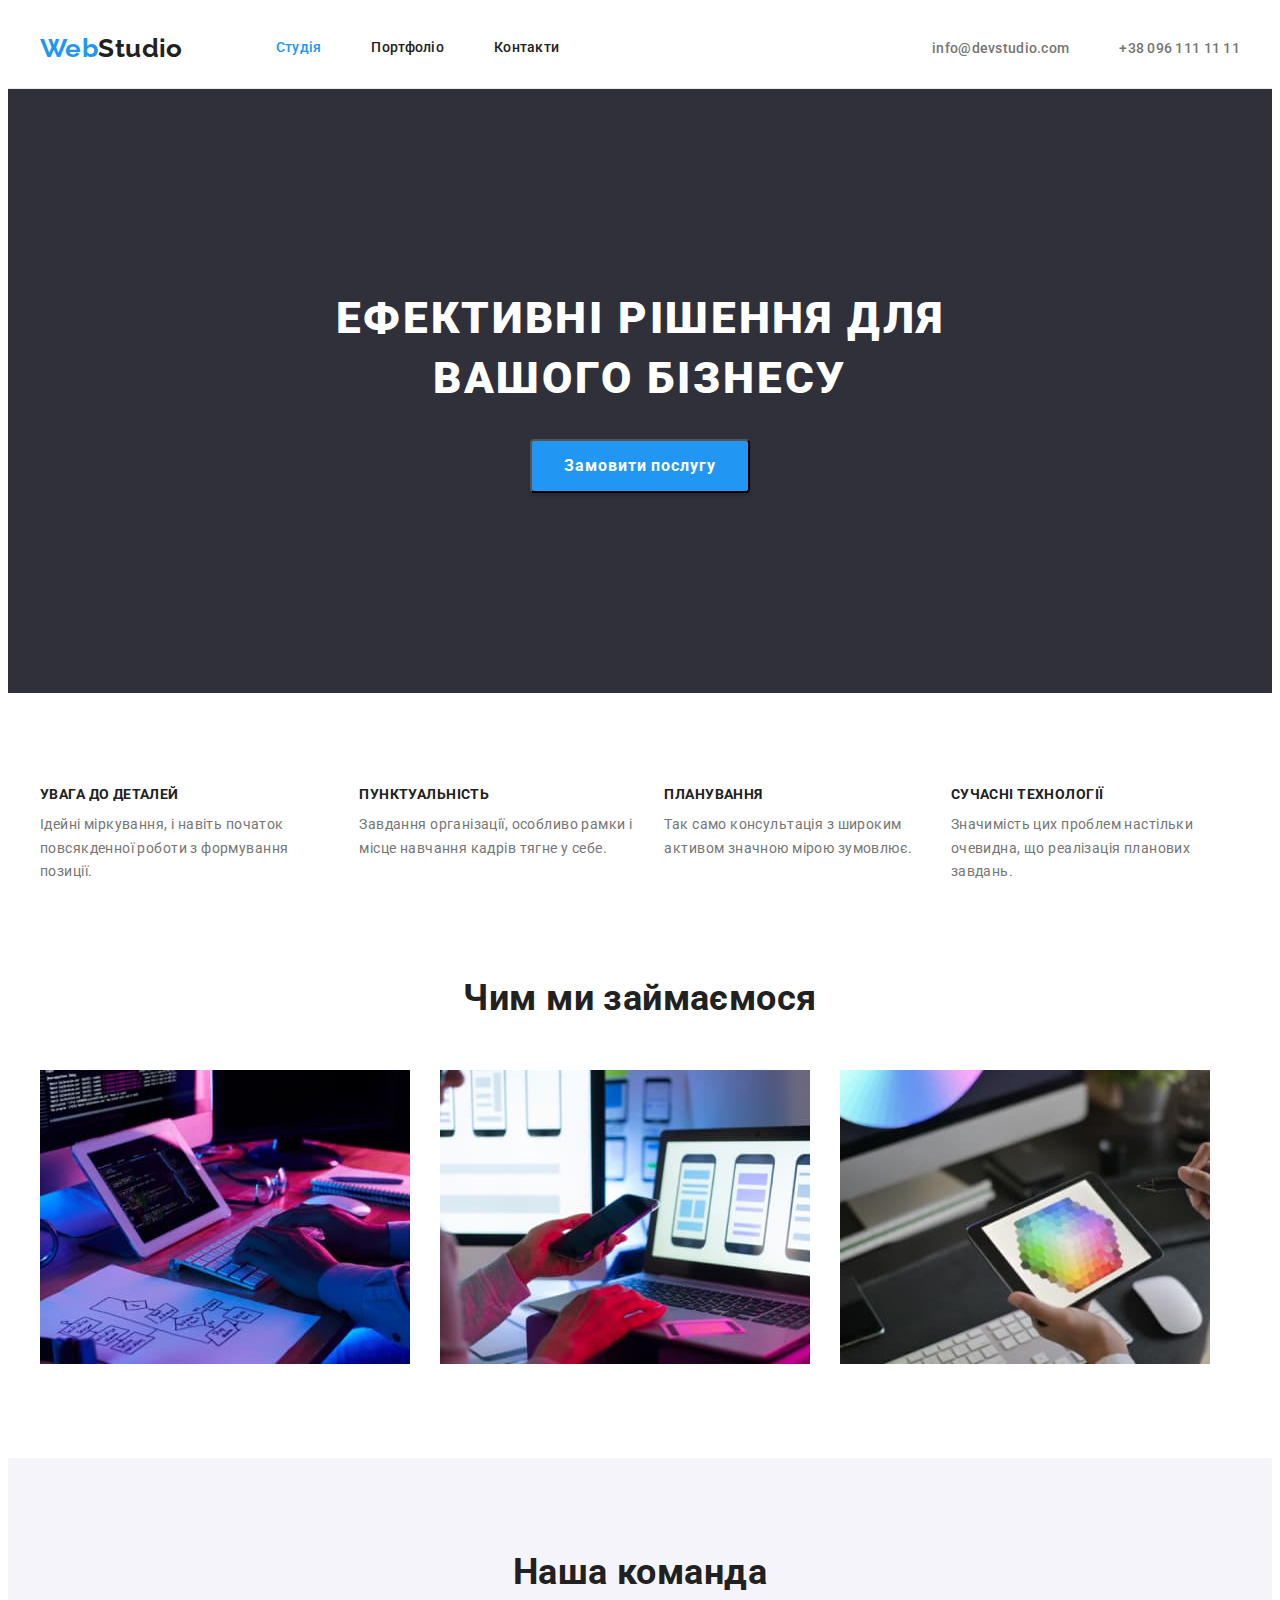
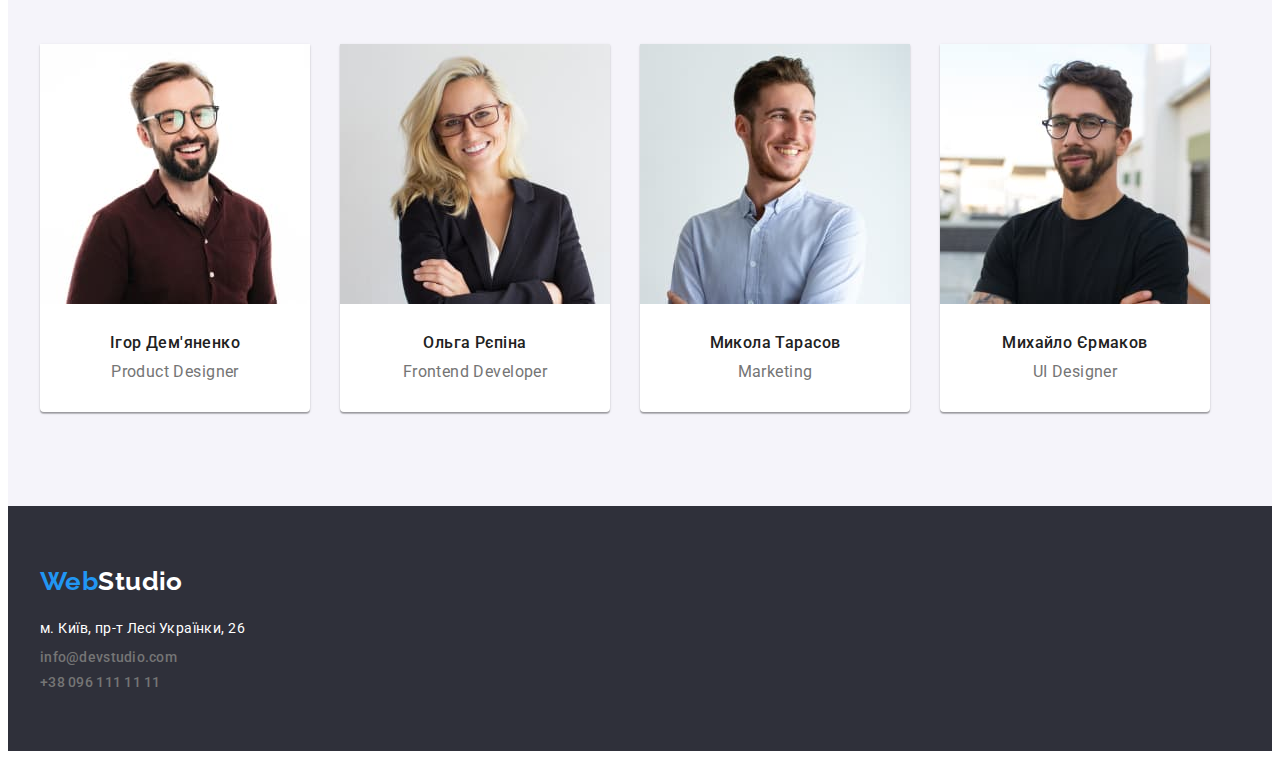
<file: index.html>
<!DOCTYPE html>
<html lang="uk">
  <head>
    <meta charset="UTF-8" />
    <meta http-equiv="X-UA-Compatible" content="IE=edge" />
    <meta name="viewport" content="width=device-width, initial-scale=1.0" />
    <link rel="preconnect" href="https://fonts.googleapis.com" />
    <link rel="preconnect" href="https://fonts.gstatic.com" crossorigin />
    <link
      href="https://fonts.googleapis.com/css2?family=Raleway:wght@700&family=Roboto:wght@400;500;700;900&display=swap"
      rel="stylesheet"
    />
    <link
      rel="stylesheet"
      href="https://cdnjs.cloudflare.com/ajax/libs/modern-normalize/1.1.0/modern-normalize.min.css"
      integrity="sha512-wpPYUAdjBVSE4KJnH1VR1HeZfpl1ub8YT/NKx4PuQ5NmX2tKuGu6U/JRp5y+Y8XG2tV+wKQpNHVUX03MfMFn9Q=="
      crossorigin="anonymous"
      referrerpolicy="no-referrer"
    />
    <link rel="stylesheet" href="./css/style.css" />
    <title lang="en">WebStudio</title>
  </head>
  <body>
    <header class="page__header">
      <div class="container flex-container">
        <nav class="nav">
          <a class="logo__link link" href="./index.html" lang="en"
            ><span class="logo__style">Web</span>Studio</a
          >
          <ul class="nav__list">
            <li class="nav__item item">
              <a class="nav__link link current" href="./index.html">Студія</a>
            </li>
            <li class="nav__item item">
              <a class="nav__link link" href="./portfolio.html">Портфоліо</a>
            </li>
            <li class="nav__item item">
              <a class="nav__link link" href="">Контакти</a>
            </li>
          </ul>
        </nav>
        <ul class="header-contact">
          <li class="item">
            <a class="contact-mail link" href="malito:info@devstudio.com"
              >info@devstudio.com</a
            >
          </li>
          <li class="item">
            <a class="contact-phone-number link" href="tel:+380961111111"
              >+38 096 111 11 11</a
            >
          </li>
        </ul>
      </div>
    </header>

    <main>
      <section class="section page">
        <div class="container">
          <h1 class="page__title">Ефективні рішення для вашого бізнесу</h1>
          <button class="button" type="button">Замовити послугу</button>
        </div>
      </section>
      <section class="section feature">
        <div class="container">
          <h2 class="feature__subject visually-hidden">Наші особливості</h2>
          <ul class="feature-items">
            <li class="feature-item item">
              <h3 class="feature-title">УВАГА ДО ДЕТАЛЕЙ</h3>
              <p class="feature__text">
                Ідейні міркування, і навіть початок повсякденної роботи з
                формування позиції.
              </p>
            </li>
            <li class="feature-item item">
              <h3 class="feature-title">ПУНКТУАЛЬНІСТЬ</h3>
              <p class="feature__text">
                Завдання організації, особливо рамки і місце навчання кадрів
                тягне у себе.
              </p>
            </li>
            <li class="feature-item item">
              <h3 class="feature-title">ПЛАНУВАННЯ</h3>
              <p class="feature__text">
                Так само консультація з широким активом значною мірою зумовлює.
              </p>
            </li>
            <li class="feature-item item">
              <h3 class="feature-title">СУЧАСНІ ТЕХНОЛОГІЇ</h3>
              <p class="feature__text">
                Значимість цих проблем настільки очевидна, що реалізація
                планових завдань.
              </p>
            </li>
          </ul>
        </div>
      </section>
      <section class="section make">
        <div class="container">
          <h2 class="make-title">Чим ми займаємося</h2>
          <ul class="make-items">
            <li class="make-item item">
              <img
                src="./imeges/img-4.jpg"
                alt="людина створює сайт"
                width="370"
                height="294"
              />
            </li>
            <li class="make-item item">
              <img
                src="./imeges/img-5.jpg"
                alt="людина працює з телефоном"
                width="370"
                height="294"
              />
            </li>
            <li class="make-item item">
              <img
                src="./imeges/img-6.jpg"
                alt="людина працює з планшетом"
                width="370"
                height="294"
              />
            </li>
          </ul>
        </div>
      </section>
      <section class="section team">
        <div class="container">
          <h2 class="team-title">Наша команда</h2>
          <ul class="team-cards">
            <li class="team-card item">
              <img
                src="./imeges/img.jpg"
                width="270"
                height="260"
                alt="Ігор Дем'яненко"
              />
              <h3 class="team-card-title">Ігор Дем'яненко</h3>
              <p class="team-card-text" lang="en">Product Designer</p>
            </li>
            <li class="team-card item">
              <img
                src="./imeges/img-1.jpg"
                width="270"
                height="260"
                alt="Ольга Рєпіна"
              />
              <h3 class="team-card-title">Ольга Рєпіна</h3>
              <p class="team-card-text" lang="en">Frontend Developer</p>
            </li>
            <li class="team-card item">
              <img
                src="./imeges/img-2.jpg"
                width="270"
                height="260"
                alt="Микола Тарасов"
              />
              <h3 class="team-card-title">Микола Тарасов</h3>
              <p class="team-card-text" lang="en">Marketing</p>
            </li>
            <li class="team-card item">
              <img
                src="./imeges/img-3.jpg"
                width="270"
                height="260"
                alt="Михайло Єрмаков"
              />
              <h3 class="team-card-title">Михайло Єрмаков</h3>
              <p class="team-card-text" lang="en">UI Designer</p>
            </li>
          </ul>
        </div>
      </section>
    </main>
    <footer class="footer">
      <div class="container">
        <a class="logo__link link" href="./index.html">
          <span class="logo__style">Web</span>Studio
        </a>
        <address class="address">
          <ul>
            <li class="item">
              <a
                class="contacts-address-link link"
                href="https://goo.gl/maps/CyTcwGqxoQTueNPZ7"
                target="_blank"
              >
                м. Київ, пр-т Лесі Українки, 26
              </a>
            </li>
            <li class="item">
              <a class="contact-mail link" href="mailto:info@devstudio.com"
                >info@devstudio.com</a
              >
            </li>
            <li class="item">
              <a class="contact-phone-number link" href="tel:+380961111111"
                >+38 096 111 11 11</a
              >
            </li>
          </ul>
        </address>
      </div>
    </footer>
  </body>
</html>
</file>
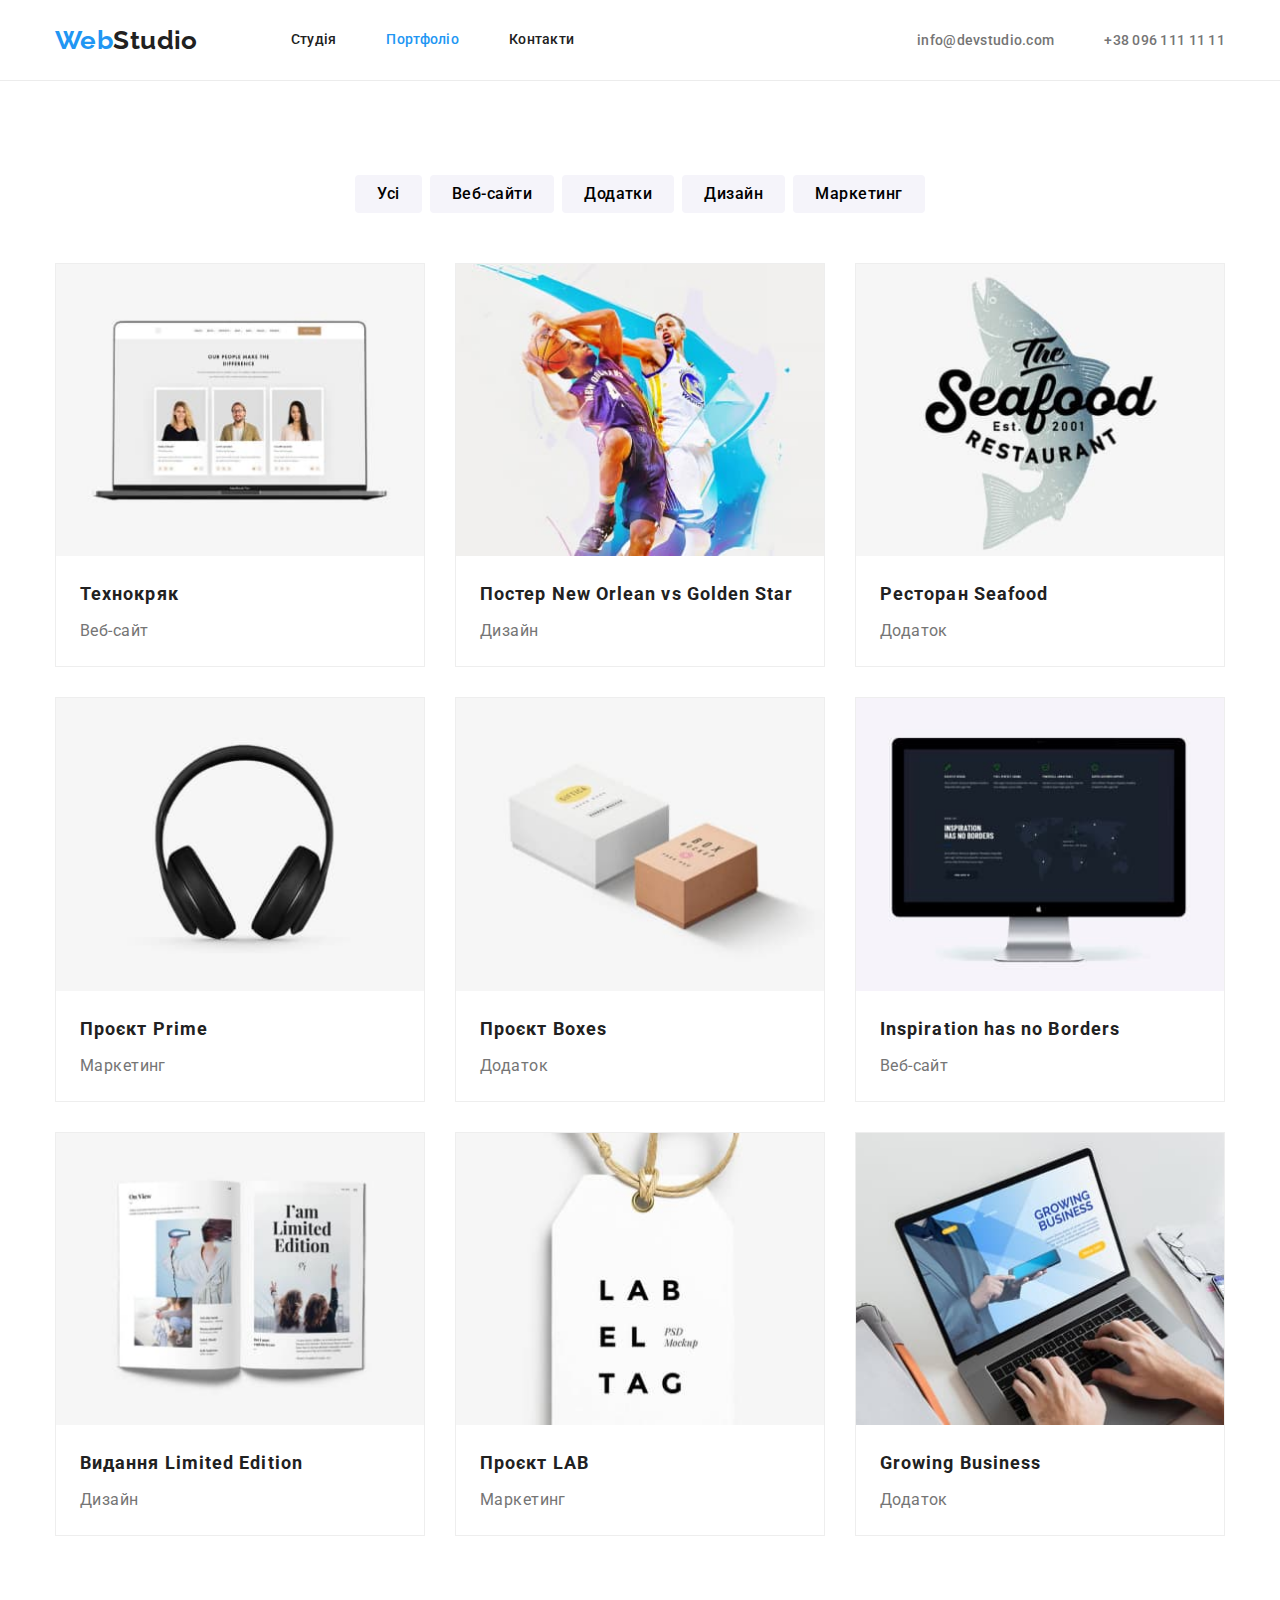
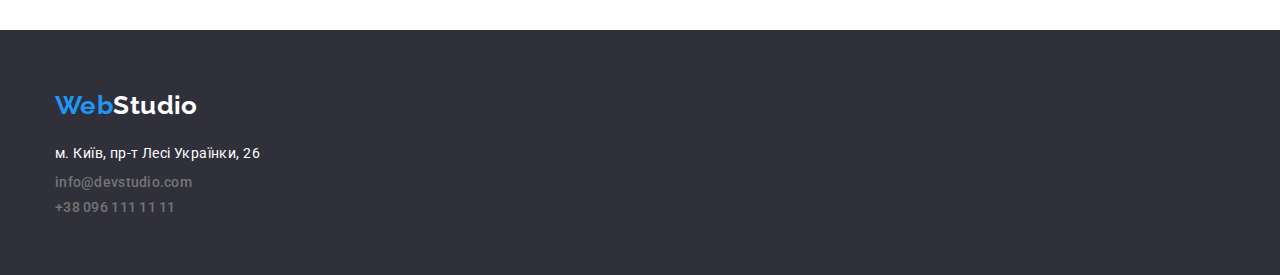
<file: portfolio.html>
<!DOCTYPE html>
<html lang="uk">
  <head>
    <meta charset="UTF-8" />
    <meta http-equiv="X-UA-Compatible" content="IE=edge" />
    <meta name="viewport" content="width=device-width, initial-scale=1.0" />
    <link rel="preconnect" href="https://fonts.googleapis.com" />
    <link rel="preconnect" href="https://fonts.gstatic.com" crossorigin />
    <link
      href="https://fonts.googleapis.com/css2?family=Raleway:wght@700&family=Roboto:wght@400;500;700;900&display=swap"
      rel="stylesheet"
    />
    <link
      rel="stylesheet"
      href="https://cdnjs.cloudflare.com/ajax/libs/modern-normalize/1.1.0/modern-normalize.min.css"
    />
    <link rel="stylesheet" href="./css/style.css" />
    <title lang="en">WebStudio</title>
  </head>
  <body>
    <header class="page__header">
      <div class="container flex-container">
        <nav class="nav">
          <a class="logo__link link" href="./index.html" lang="en"
            ><span class="logo__style">Web</span>Studio</a
          >
          <ul class="nav__list">
            <li class="nav__item item">
              <a class="nav__link link" href="./index.html">Студія</a>
            </li>
            <li class="nav__item item">
              <a class="nav__link link current" href="./portfolio.html"
                >Портфоліо</a
              >
            </li>
            <li class="nav__item item">
              <a class="nav__link link" href="">Контакти</a>
            </li>
          </ul>
        </nav>
        <ul class="header-contact">
          <li class="item">
            <a class="contact-mail link" href="malito:info@devstudio.com"
              >info@devstudio.com</a
            >
          </li>
          <li class="item">
            <a class="contact-phone-number link" href="tel:+380961111111"
              >+38 096 111 11 11</a
            >
          </li>
        </ul>
      </div>
    </header>

    <main>
      <section class="section portfolio">
        <div class="container">
          <h1 class="visually-hidden">Наші роботи</h1>
          <ul class="filter">
            <li class="item">
              <button class="filter-button" type="button">Усі</button>
            </li>
            <li class="item">
              <button class="filter-button" type="button">Веб-сайти</button>
            </li>
            <li class="item">
              <button class="filter-button" type="button">Додатки</button>
            </li>
            <li class="item">
              <button class="filter-button" type="button">Дизайн</button>
            </li>
            <li class="item">
              <button class="filter-button" type="button">Маркетинг</button>
            </li>
          </ul>
          <ul class="portfolio-list">
            <li class="portfolio-item item">
              <a class="portfolio-item-link link" href="">
                <img
                  src="./imeges/portfolio/img.jpg"
                  width="370"
                  alt="Веб-сайт"
                />
                <div class="card-content">
                  <h2 class="portfolio-title">Технокряк</h2>
                  <p class="portfolio-text">Веб-сайт</p>
                </div>
              </a>
            </li>
            <li class="portfolio-item item">
              <a class="portfolio-item-link link" href="">
                <img
                  src="./imeges/portfolio/img-1.jpg"
                  width="370"
                  alt="Постер баскетболісти"
                />
                <div class="card-content">
                  <h2 class="portfolio-title">
                    Постер New Orlean vs Golden Star
                  </h2>
                  <p class="portfolio-text">Дизайн</p>
                </div>
              </a>
            </li>
            <li class="portfolio-item item">
              <a class="portfolio-item-link link" href="">
                <img
                  src="./imeges/portfolio/img-2.jpg"
                  width="370"
                  alt="додаток для ресторану"
                />
                <div class="card-content">
                  <h2 class="portfolio-title">Ресторан Seafood</h2>
                  <p class="portfolio-text">Додаток</p>
                </div>
              </a>
            </li>
            <li class="portfolio-item item">
              <a class="portfolio-item-link link" href="">
                <img
                  src="./imeges/portfolio/img-3.jpg"
                  width="370"
                  alt="навушники"
                />
                <div class="card-content">
                  <h2 class="portfolio-title">Проєкт Prime</h2>
                  <p class="portfolio-text">Маркетинг</p>
                </div>
              </a>
            </li>
            <li class="portfolio-item item">
              <a class="portfolio-item-link link" href="">
                <img
                  src="./imeges/portfolio/img-4.jpg"
                  width="370"
                  alt="коробки"
                />
                <div class="card-content">
                  <h2 class="portfolio-title">Проєкт Boxes</h2>
                  <p class="portfolio-text">Додаток</p>
                </div>
              </a>
            </li>
            <li class="portfolio-item item">
              <a class="portfolio-item-link link" href="">
                <img
                  src="./imeges/portfolio/img-5.jpg"
                  width="370"
                  alt="Веб-сайт"
                />
                <div class="card-content">
                  <h2 class="portfolio-title">Inspiration has no Borders</h2>
                  <p class="portfolio-text">Веб-сайт</p>
                </div>
              </a>
            </li>
            <li class="portfolio-item item">
              <a class="portfolio-item-link link" href="">
                <img
                  src="./imeges/portfolio/img-6.jpg"
                  width="370"
                  alt="книга"
                />
                <div class="card-content">
                  <h2 class="portfolio-title">Видання Limited Edition</h2>
                  <p class="portfolio-text">Дизайн</p>
                </div>
              </a>
            </li>
            <li class="portfolio-item item">
              <a class="portfolio-item-link link" href="">
                <img
                  src="./imeges/portfolio/img-7.jpg"
                  width="370"
                  alt="етикетка"
                />
                <div class="card-content">
                  <h2 class="portfolio-title">Проєкт LAB</h2>
                  <p class="portfolio-text">Маркетинг</p>
                </div>
              </a>
            </li>
            <li class="portfolio-item item">
              <a class="portfolio-item-link link" href="">
                <img
                  src="./imeges/portfolio/img-8.jpg"
                  width="370"
                  alt="ноутбук"
                />
                <div class="card-content">
                  <h2 class="portfolio-title">Growing Business</h2>
                  <p class="portfolio-text">Додаток</p>
                </div>
              </a>
            </li>
          </ul>
        </div>
      </section>
    </main>
    <footer class="footer">
      <div class="container">
        <a class="logo__link link" href="./index.html">
          <span class="logo__style">Web</span>Studio
        </a>
        <address class="address">
          <ul>
            <li class="item">
              <a
                class="contacts-address-link link"
                href="https://goo.gl/maps/CyTcwGqxoQTueNPZ7"
                target="_blank"
              >
                м. Київ, пр-т Лесі Українки, 26
              </a>
            </li>
            <li class="item">
              <a class="contact-mail link" href="mailto:info@devstudio.com"
                >info@devstudio.com</a
              >
            </li>
            <li class="item">
              <a class="contact-phone-number link" href="tel:+380961111111"
                >+38 096 111 11 11</a
              >
            </li>
          </ul>
        </address>
      </div>
    </footer>
  </body>
</html>
</file>
<file: css/style.css>
:root {
  --main-font: 'Roboto', sans-serif;
  --primary-text-color: #212121;
  --secondary-text-color: #757575;
  --accent-color: #2196f3;
  --background-color-footer: #2f303a;
  --color-white: #fff;
}
.container {
  width: 1200px;
  margin: 0 auto;
  padding: 0 15px;
}

body {
  font-family: var(--main-font);
  font-size: 14px;
  color: var(--primary-text-color);
  background-color: var(--color-white);
  letter-spacing: 0.03em;
}
h1,
h2,
h3,
h4,
h5,
h6,
p {
  margin: 0;
}

ul,
ol {
  margin: 0;
  padding-left: 0;
  list-style: none;
}

img {
  display: block;
  max-width: 100%;
  height: auto;
}

button {
  cursor: pointer;
}
a {
  text-decoration: none;
}
address {
  font-style: normal;
}

.link {
  text-decoration: none;
  color: inherit;
}
.item {
  list-style: none;
}

.section {
  padding-top: 94px;
  padding-bottom: 94px;
}
/* button {
  font-family: inherit;
  cursor: pointer;
}  */
/*________-____header______________--- */
.page__header {
  border-bottom: 1px solid #ececec;
}

.flex-container {
  display: flex;
  align-items: center;
}

.nav {
  display: flex;
  align-items: center;
}
/* header a {
  padding: 25px 0px 25px 0px;
} */
.header-contact {
  display: flex;
  margin-left: auto;
}
.nav__list .item:not(:last-child),
.header-contact .item:not(:last-child) {
  margin-right: 50px;
}
.nav .logo__link {
  margin-right: 93px;
}

.logo__link {
  font-family: 'Raleway', sans-serif;
  font-weight: 700;
  font-size: 26px;
  line-height: 1.17;
}
.logo__style {
  color: var(--accent-color);
}

.nav__list {
  display: flex;
  align-items: center;
}
.nav__link {
  padding: 32px 0px;

  display: inline-block;
  font-weight: 500;
  line-height: 1.14;
  letter-spacing: 0.02em;
}
.nav__link:hover,
.nav__link:focus {
  color: var(--accent-color);
}
.contact-mail,
.contact-phone-number {
  font-weight: 500;
  line-height: 1.17;
  letter-spacing: 0.02em;

  color: var(--secondary-text-color);
}
.contact-mail:hover,
.contact-mail:focus,
.contact-phone-number:hover,
.contact-phone-number:focus,
.contacts-address-link:hover,
.contacts-address-link:focus {
  color: var(--accent-color);
}

.current {
  color: var(--accent-color);
}

/* -------index----------------------------- */

/* ----page--- */
.page {
  background-color: var(--background-color-footer);
  text-align: center;
  padding-top: 200px;
  padding-bottom: 200px;
}
.page__title {
  max-width: 696px;
  margin: 0 auto;
  font-weight: 900;
  font-size: 44px;
  line-height: 1.36;
  letter-spacing: 0.06em;
  text-transform: uppercase;
  color: var(--color-white);

  margin-bottom: 30px;
}
.button {
  border-radius: 4px;
  box-shadow: 0px 4px 4px rgba(0, 0, 0, 0.15);
  padding: 10px 32px;
  display: inline-block;
  text-align: center;

  font-family: inherit;
  font-weight: 700;
  font-size: 16px;
  line-height: 1.875;
  letter-spacing: 0.06em;

  cursor: pointer;

  color: var(--color-white);
  background-color: var(--accent-color);
}
.button:hover,
.button:focus {
  color: var(--accent-color);
  background-color: var(--color-white);
}
/* -----------feature---- */
.feature {
  padding-bottom: 0;
}
.visually-hidden {
  position: absolute;
  white-space: nowrap;
  width: 1px;
  height: 1px;
  overflow: hidden;
  border: 0;
  padding: 0;
  clip: rect(0 0 0 0);
  clip-path: inset(50%);
  margin: -1px;
}
.feature-items {
  display: flex;
}
.feature-items .item:not(:last-child) {
  margin-right: 30px;
}
.feature-title {
  margin-bottom: 10px;
  font-size: 14px;
  line-height: 1.14;
  text-transform: uppercase;
}
.feature__text {
  line-height: 1.71;
  color: var(--secondary-text-color);
}
/* ------make------------------------------------------- */

.make-title {
  margin-bottom: 50px;
  font-size: 36px;
  line-height: 1.16;
  text-align: center;
}
.make-items {
  display: flex;
}
.make-items .item:not(:last-child) {
  margin-right: 30px;
}
/* ----team--------------------------------------- */
.team {
  background-color: #f5f4fa;
}
.team-title {
  margin-bottom: 50px;
  font-size: 36px;
  line-height: 1.16;
  text-align: center;
}
.team-cards {
  display: flex;
}
.team-cards .item:not(:last-child) {
  margin-right: 30px;
}
.team-card {
  background: #ffffff;
  box-shadow: 0px 1px 3px rgba(0, 0, 0, 0.12), 0px 1px 1px rgba(0, 0, 0, 0.14),
    0px 2px 1px rgba(0, 0, 0, 0.2);
  border-radius: 0px 0px 4px 4px;
}
.team-card-title {
  margin-top: 30px;
  margin-bottom: 10px;

  font-weight: 500;
  font-size: 16px;
  line-height: 1.18;
  text-align: center;
}
.team-card-text {
  margin-bottom: 30px;
  font-size: 16px;
  line-height: 1.18;
  color: var(--secondary-text-color);
  text-align: center;
}
/* ----------------portfolio-----------------------------------*/

.filter {
  display: flex;
  justify-content: center;
  margin-bottom: 50px;
}
.filter .item:not(:last-child) {
  margin-right: 8px;
}
.filter-button:hover,
.filter-button:focus {
  background-color: var(--accent-color);
  color: var(--color-white);
}

.portfolio-item-link:hover,
.portfolio-item-link:focus {
  color: var(--accent-color);
}

.filter-button {
  font-family: inherit;
  letter-spacing: 0.03em;
  font-weight: 500;
  font-size: 16px;
  line-height: 1.625;

  background-color: #f5f4fa;
  text-align: center;
  cursor: pointer;
  border-radius: 4px;
  border-style: none;
  padding: 6px 22px;
}
/* ----------------------- */
.portfolio-list {
  display: flex;
  flex-wrap: wrap;
  margin-left: -30px;
  margin-top: -30px;
}

.portfolio-list > .item {
  flex-basis: calc(100% / 3 - 30px);
  margin-left: 30px;
  margin-top: 30px;
  border: 1px solid #eeeeee;
}
.card-content {
  padding: 20px 24px;
}
.portfolio-title {
  margin-bottom: 4px;
  font-weight: 700;
  font-size: 18px;
  line-height: 2;
  letter-spacing: 0.06em;
  color: inherit;
}

.portfolio-text {
  font-size: 16px;
  line-height: 1.875;
  color: var(--secondary-text-color);
}
/* -----------footer---------------------------------------------- */
.footer {
  padding-top: 60px;
  padding-bottom: 60px;
  background-color: var(--background-color-footer);
  color: var(--color-white);
}
.footer .link {
  display: inline-block;
}
.footer > .container > .link {
  margin-bottom: 20px;
}
.address {
  font-style: normal;
}
.contacts-address-link {
  margin-bottom: 9px;
  line-height: calc(24 / 14);
  color: var(--color-white);
}
.contact-mail {
  margin-bottom: 9px;
}
</file>
